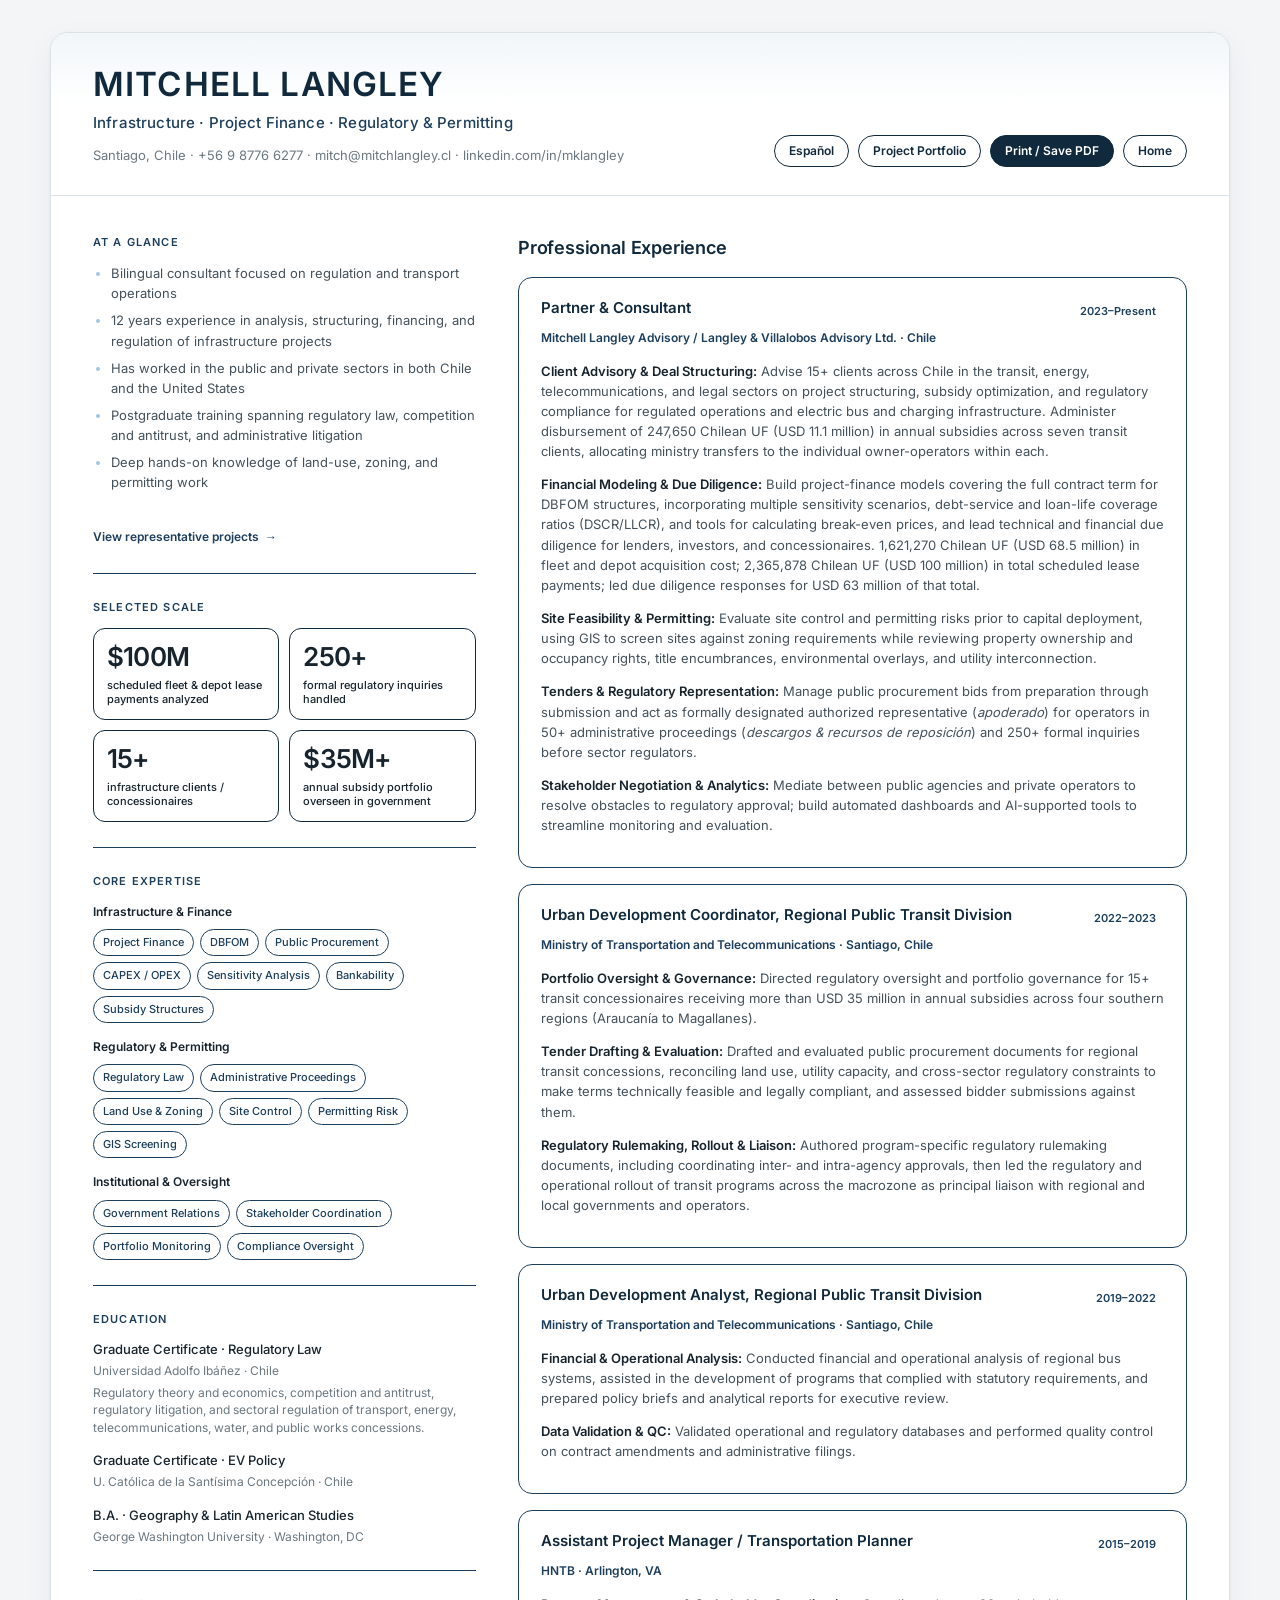
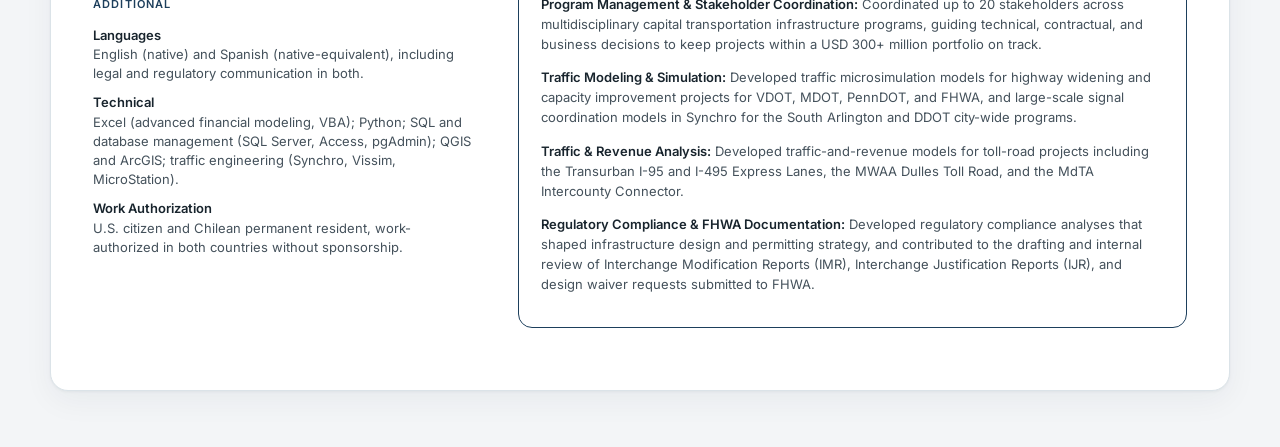
<file: cv_eng.html>
<!DOCTYPE html>
<html lang="en">
<head>
<meta charset="UTF-8">
<meta name="viewport" content="width=device-width, initial-scale=1.0">
<title>Mitchell Langley · CV</title>
<link href="cv.css" rel="stylesheet">
</head>
<body>
<div class="page">
  <header class="doc-head">
    <div>
      <h1 class="doc-name">Mitchell Langley</h1>
      <div class="doc-role">Infrastructure · Project Finance · Regulatory &amp; Permitting</div>
      <div class="doc-contact">Santiago, Chile · <a href="tel:+56987766277">+56 9 8776 6277</a> · <a href="mailto:mitch@mitchlangley.cl">mitch@mitchlangley.cl</a> · <a href="http://www.linkedin.com/in/mklangley">linkedin.com/in/mklangley</a></div>
    </div>
    <nav class="doc-nav" aria-label="Document navigation">
      <a href="cv_esp.html">Español</a>
      <a href="portfolio_eng.html">Project Portfolio</a>
      <button class="primary" type="button" onclick="printPDF('assets/cv_eng.pdf')">Print / Save PDF</button>
      <a href="http://www.mitchlangley.cl/index.html">Home</a>
    </nav>
  </header>

  <div class="cv-layout">
    <aside class="cv-sidebar">
      <div class="sidebar-section">
        <h2 class="section-kicker">At a glance</h2>
        <p class="summary">
          <ul>
            <li>Bilingual consultant focused on regulation and transport operations</li>
            <li>12 years experience in analysis, structuring, financing, and regulation of infrastructure projects</li>
            <li>Has worked in the public and private sectors in both Chile and the United States</li>
            <li>Postgraduate training spanning regulatory law, competition and antitrust, and administrative litigation</li>
            <li>Deep hands-on knowledge of land-use, zoning, and permitting work</li>
          </ul>
          <br>
        <a class="portfolio-link" href="portfolio_eng.html">View representative projects</a>
      </div>

      <div class="sidebar-grid">
        <section class="sidebar-section">
          <h2 class="section-kicker">Selected Scale</h2>
          <div class="metrics-grid">
            <div class="metric"><span class="metric-value">$100M</span><span class="metric-label">scheduled fleet &amp; depot lease payments analyzed</span></div>
            <div class="metric"><span class="metric-value">250+</span><span class="metric-label">formal regulatory inquiries handled</span></div>
            <div class="metric"><span class="metric-value">15+</span><span class="metric-label">infrastructure clients / concessionaires</span></div>
            <div class="metric"><span class="metric-value">$35M+</span><span class="metric-label">annual subsidy portfolio overseen in government</span></div>
          </div>
        </section>

        <section class="sidebar-section">
          <h2 class="section-kicker">Core Expertise</h2>
          <div class="skill-group">
            <p class="skill-group-title">Infrastructure &amp; Finance</p>
            <div class="skills">
              <span class="skill">Project Finance</span><span class="skill">DBFOM</span><span class="skill">Public Procurement</span><span class="skill">CAPEX / OPEX</span><span class="skill">Sensitivity Analysis</span><span class="skill">Bankability</span><span class="skill">Subsidy Structures</span>
            </div>
          </div>
          <div class="skill-group">
            <p class="skill-group-title">Regulatory &amp; Permitting</p>
            <div class="skills">
              <span class="skill">Regulatory Law</span><span class="skill">Administrative Proceedings</span><span class="skill">Land Use &amp; Zoning</span><span class="skill">Site Control</span><span class="skill">Permitting Risk</span><span class="skill">GIS Screening</span>
            </div>
          </div>
          <div class="skill-group">
            <p class="skill-group-title">Institutional &amp; Oversight</p>
            <div class="skills">
              <span class="skill">Government Relations</span><span class="skill">Stakeholder Coordination</span><span class="skill">Portfolio Monitoring</span><span class="skill">Compliance Oversight</span>
            </div>
          </div>
        </section>

        <section class="sidebar-section">
          <h2 class="section-kicker">Education</h2>
          <div class="edu"><div class="edu-deg">Graduate Certificate · Regulatory Law</div><p class="edu-desc">Universidad Adolfo Ibáñez · Chile</p><p class="edu-desc">Regulatory theory and economics, competition and antitrust, regulatory litigation, and sectoral regulation of transport, energy, telecommunications, water, and public works concessions.</p></div>
          <div class="edu"><div class="edu-deg">Graduate Certificate · EV Policy</div><p class="edu-desc">U. Católica de la Santísima Concepción · Chile</p></div>
          <div class="edu"><div class="edu-deg">B.A. · Geography &amp; Latin American Studies</div><p class="edu-desc">George Washington University · Washington, DC</p></div>
        </section>

        <section class="sidebar-section">
          <h2 class="section-kicker">Additional</h2>
          <p class="info"><strong>Languages</strong><br>English (native) and Spanish (native-equivalent), including legal and regulatory communication in both.</p>
          <p class="info"><strong>Technical</strong><br>Excel (advanced financial modeling, VBA); Python; SQL and database management (SQL Server, Access, pgAdmin); QGIS and ArcGIS; traffic engineering (Synchro, Vissim, MicroStation).</p>
          <p class="info"><strong>Work Authorization</strong><br>U.S. citizen and Chilean permanent resident, work-authorized in both countries without sponsorship.</p>
        </section>
      </div>
    </aside>

    <main class="cv-main">
      <h2 class="sec">Professional Experience</h2>

      <article class="role">
        <div class="role-hd"><span class="role-title">Partner &amp; Consultant</span><span class="role-dates">2023–Present</span></div>
        <div class="role-org">Mitchell Langley Advisory / Langley &amp; Villalobos Advisory Ltd. · Chile</div>
        <p>
          <strong>Client Advisory &amp; Deal Structuring:</strong> Advise 15+ clients across Chile in the transit, energy, telecommunications, and legal sectors on project structuring, subsidy optimization, and regulatory compliance for regulated operations and electric bus and charging infrastructure. Administer disbursement of 247,650 Chilean UF (USD 11.1 million) in annual subsidies across seven transit clients, allocating ministry transfers to the individual owner-operators within each.
        </p>
        <p>
          <strong>Financial Modeling &amp; Due Diligence:</strong> Build project-finance models covering the full contract term for DBFOM structures, incorporating multiple sensitivity scenarios, debt-service and loan-life coverage ratios (DSCR/LLCR), and tools for calculating break-even prices, and lead technical and financial due diligence for lenders, investors, and concessionaires. 1,621,270 Chilean UF (USD 68.5 million) in fleet and depot acquisition cost; 2,365,878 Chilean UF (USD 100 million) in total scheduled lease payments; led due diligence responses for USD 63 million of that total.
        </p>
        <p>
          <strong>Site Feasibility &amp; Permitting:</strong> Evaluate site control and permitting risks prior to capital deployment, using GIS to screen sites against zoning requirements while reviewing property ownership and occupancy rights, title encumbrances, environmental overlays, and utility interconnection.
        </p>
        <p>
          <strong>Tenders &amp; Regulatory Representation:</strong> Manage public procurement bids from preparation through submission and act as formally designated authorized representative (<em>apoderado</em>) for operators in 50+ administrative proceedings (<em>descargos &amp; recursos de reposición</em>) and 250+ formal inquiries before sector regulators.
        </p>
        <p>
          <strong>Stakeholder Negotiation &amp; Analytics:</strong> Mediate between public agencies and private operators to resolve obstacles to regulatory approval; build automated dashboards and AI-supported tools to streamline monitoring and evaluation.
        </p>
      </article>

      <article class="role">
        <div class="role-hd"><span class="role-title">Urban Development Coordinator, Regional Public Transit Division</span><span class="role-dates">2022–2023</span></div>
        <div class="role-org">Ministry of Transportation and Telecommunications · Santiago, Chile</div>
          <p><strong>Portfolio Oversight &amp; Governance:</strong> Directed regulatory oversight and portfolio governance for 15+ transit concessionaires receiving more than USD 35 million in annual subsidies across four southern regions (Araucanía to Magallanes).</p>
          <p><strong>Tender Drafting &amp; Evaluation:</strong> Drafted and evaluated public procurement documents for regional transit concessions, reconciling land use, utility capacity, and cross-sector regulatory constraints to make terms technically feasible and legally compliant, and assessed bidder submissions against them.</p>
          <p><strong>Regulatory Rulemaking, Rollout &amp; Liaison:</strong> Authored program-specific regulatory rulemaking documents, including coordinating inter- and intra-agency approvals, then led the regulatory and operational rollout of transit programs across the macrozone as principal liaison with regional and local governments and operators.</p>
      </article>

      <article class="role">
        <div class="role-hd"><span class="role-title">Urban Development Analyst, Regional Public Transit Division</span><span class="role-dates">2019–2022</span></div>
        <div class="role-org">Ministry of Transportation and Telecommunications · Santiago, Chile</div>
          <p><strong>Financial &amp; Operational Analysis:</strong> Conducted financial and operational analysis of regional bus systems, assisted in the development of programs that complied with statutory requirements, and prepared policy briefs and analytical reports for executive review.</p>
          <p><strong>Data Validation &amp; QC:</strong> Validated operational and regulatory databases and performed quality control on contract amendments and administrative filings.</p>
      </article>

      <article class="role">
        <div class="role-hd"><span class="role-title">Assistant Project Manager / Transportation Planner</span><span class="role-dates">2015–2019</span></div>
        <div class="role-org">HNTB · Arlington, VA</div>
          <p><strong>Program Management &amp; Stakeholder Coordination:</strong> Coordinated up to 20 stakeholders across multidisciplinary capital transportation infrastructure programs, guiding technical, contractual, and business decisions to keep projects within a USD 300+ million portfolio on track.</p>
          <p><strong>Traffic Modeling &amp; Simulation:</strong> Developed traffic microsimulation models for highway widening and capacity improvement projects for VDOT, MDOT, PennDOT, and FHWA, and large-scale signal coordination models in Synchro for the South Arlington and DDOT city-wide programs.</p>
          <p><strong>Traffic &amp; Revenue Analysis:</strong> Developed traffic-and-revenue models for toll-road projects including the Transurban I-95 and I-495 Express Lanes, the MWAA Dulles Toll Road, and the MdTA Intercounty Connector.</p>
          <p><strong>Regulatory Compliance &amp; FHWA Documentation:</strong> Developed regulatory compliance analyses that shaped infrastructure design and permitting strategy, and contributed to the drafting and internal review of Interchange Modification Reports (IMR), Interchange Justification Reports (IJR), and design waiver requests submitted to FHWA.</p>
      </article>
    </main>
  </div>
</div>
</body>
</html>
</file>
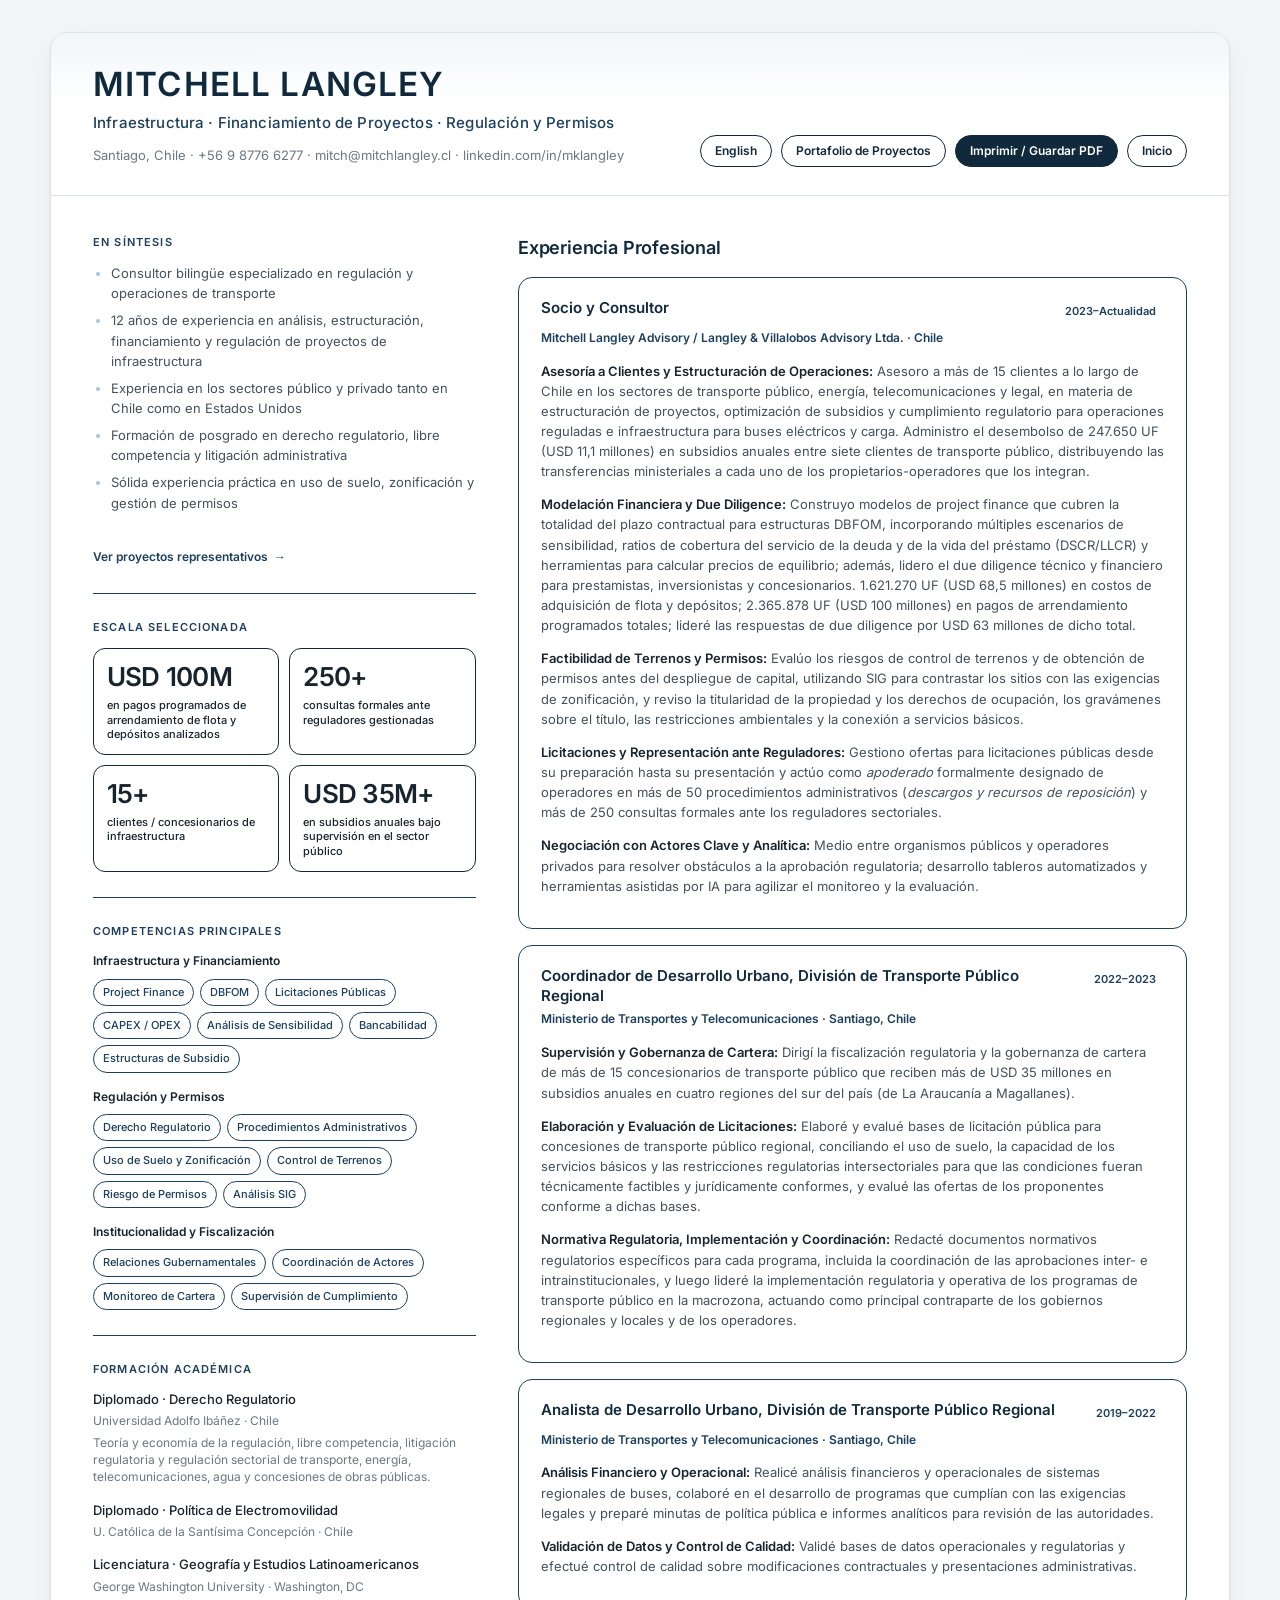
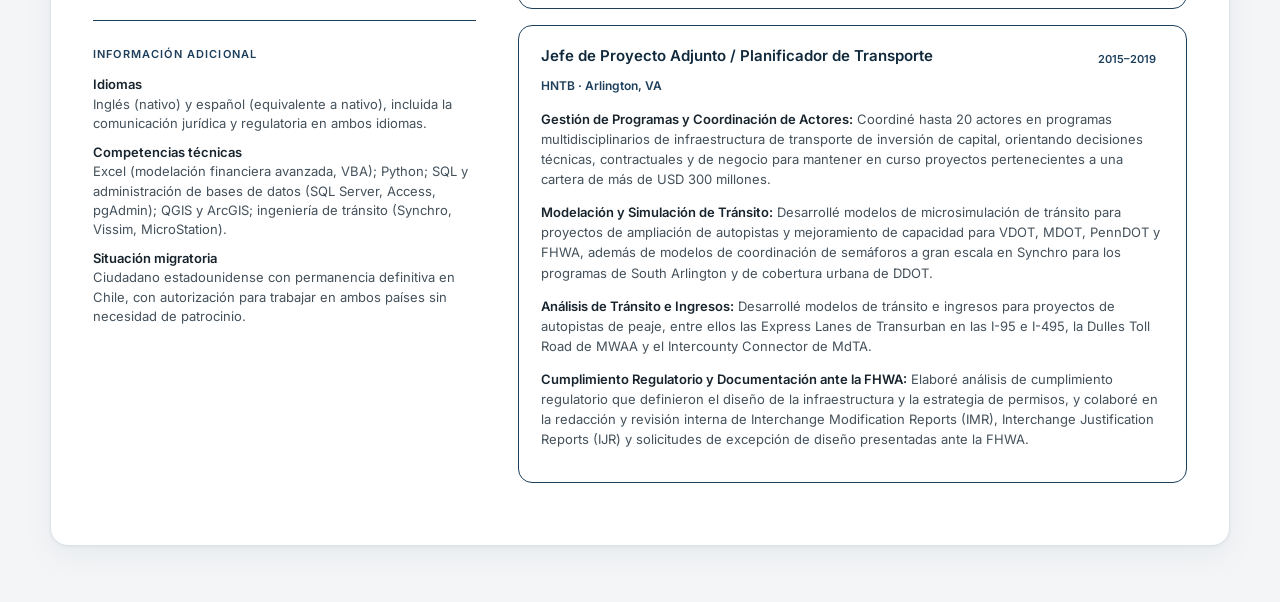
<file: cv_esp.html>
<!DOCTYPE html>
<html lang="es">
<head>
<meta charset="UTF-8">
<meta name="viewport" content="width=device-width, initial-scale=1.0">
<title>Mitchell Langley · CV</title>
<link href="cv.css" rel="stylesheet">
</head>
<body>
<div class="page">
  <header class="doc-head">
    <div>
      <h1 class="doc-name">Mitchell Langley</h1>
      <div class="doc-role">Infraestructura · Financiamiento de Proyectos · Regulación y Permisos</div>
      <div class="doc-contact">Santiago, Chile · <a href="tel:+56987766277">+56 9 8776 6277</a> · <a href="mailto:mitch@mitchlangley.cl">mitch@mitchlangley.cl</a> · <a href="http://www.linkedin.com/in/mklangley">linkedin.com/in/mklangley</a></div>
    </div>
    <nav class="doc-nav" aria-label="Navegación del documento">
      <a href="cv_eng.html">English</a>
      <a href="portfolio_esp.html">Portafolio de Proyectos</a>
      <button class="primary" type="button" onclick="printPDF('assets/cv_esp.pdf')">Imprimir / Guardar PDF</button>
      <a href="http://www.mitchlangley.cl/index.html">Inicio</a>
    </nav>
  </header>

  <div class="cv-layout">
    <aside class="cv-sidebar">
      <div class="sidebar-section">
        <h2 class="section-kicker">En síntesis</h2>
<p class="summary">
  <ul>
    <li>Consultor bilingüe especializado en regulación y operaciones de transporte</li>
    <li>12 años de experiencia en análisis, estructuración, financiamiento y regulación de proyectos de infraestructura</li>
    <li>Experiencia en los sectores público y privado tanto en Chile como en Estados Unidos</li>
    <li>Formación de posgrado en derecho regulatorio, libre competencia y litigación administrativa</li>
    <li>Sólida experiencia práctica en uso de suelo, zonificación y gestión de permisos</li>
  </ul>
  <br>
        <a class="portfolio-link" href="portfolio_esp.html">Ver proyectos representativos</a>
      </div>

      <div class="sidebar-grid">
        <section class="sidebar-section">
          <h2 class="section-kicker">Escala Seleccionada</h2>
          <div class="metrics-grid">
            <div class="metric"><span class="metric-value">USD 100M</span><span class="metric-label">en pagos programados de arrendamiento de flota y depósitos analizados</span></div>
            <div class="metric"><span class="metric-value">250+</span><span class="metric-label">consultas formales ante reguladores gestionadas</span></div>
            <div class="metric"><span class="metric-value">15+</span><span class="metric-label">clientes / concesionarios de infraestructura</span></div>
            <div class="metric"><span class="metric-value">USD 35M+</span><span class="metric-label">en subsidios anuales bajo supervisión en el sector público</span></div>
          </div>
        </section>

        <section class="sidebar-section">
          <h2 class="section-kicker">Competencias Principales</h2>
          <div class="skill-group">
            <p class="skill-group-title">Infraestructura y Financiamiento</p>
            <div class="skills">
              <span class="skill">Project Finance</span><span class="skill">DBFOM</span><span class="skill">Licitaciones Públicas</span><span class="skill">CAPEX / OPEX</span><span class="skill">Análisis de Sensibilidad</span><span class="skill">Bancabilidad</span><span class="skill">Estructuras de Subsidio</span>
            </div>
          </div>
          <div class="skill-group">
            <p class="skill-group-title">Regulación y Permisos</p>
            <div class="skills">
              <span class="skill">Derecho Regulatorio</span><span class="skill">Procedimientos Administrativos</span><span class="skill">Uso de Suelo y Zonificación</span><span class="skill">Control de Terrenos</span><span class="skill">Riesgo de Permisos</span><span class="skill">Análisis SIG</span>
            </div>
          </div>
          <div class="skill-group">
            <p class="skill-group-title">Institucionalidad y Fiscalización</p>
            <div class="skills">
              <span class="skill">Relaciones Gubernamentales</span><span class="skill">Coordinación de Actores</span><span class="skill">Monitoreo de Cartera</span><span class="skill">Supervisión de Cumplimiento</span>
            </div>
          </div>
        </section>

        <section class="sidebar-section">
          <h2 class="section-kicker">Formación Académica</h2>
          <div class="edu"><div class="edu-deg">Diplomado · Derecho Regulatorio</div><p class="edu-desc">Universidad Adolfo Ibáñez · Chile</p><p class="edu-desc">Teoría y economía de la regulación, libre competencia, litigación regulatoria y regulación sectorial de transporte, energía, telecomunicaciones, agua y concesiones de obras públicas.</p></div>
          <div class="edu"><div class="edu-deg">Diplomado · Política de Electromovilidad</div><p class="edu-desc">U. Católica de la Santísima Concepción · Chile</p></div>
          <div class="edu"><div class="edu-deg">Licenciatura · Geografía y Estudios Latinoamericanos</div><p class="edu-desc">George Washington University · Washington, DC</p></div>
        </section>

        <section class="sidebar-section">
          <h2 class="section-kicker">Información Adicional</h2>
          <p class="info"><strong>Idiomas</strong>
            <br>Inglés (nativo) y español (equivalente a nativo), incluida la comunicación jurídica y regulatoria en ambos idiomas.</p>
          <p class="info"><strong>Competencias técnicas</strong>
            <br>Excel (modelación financiera avanzada, VBA); Python; SQL y administración de bases de datos (SQL Server, Access, pgAdmin); QGIS y ArcGIS; ingeniería de tránsito (Synchro, Vissim, MicroStation).</p>
          <p class="info"><strong>Situación migratoria</strong><br>Ciudadano estadounidense con permanencia definitiva en Chile, con autorización para trabajar en ambos países sin necesidad de patrocinio.</p>
        </section>
      </div>
    </aside>

    <main class="cv-main">
      <h2 class="sec">Experiencia Profesional</h2>

      <article class="role">
        <div class="role-hd"><span class="role-title">Socio y Consultor</span><span class="role-dates">2023–Actualidad</span></div>
        <div class="role-org">Mitchell Langley Advisory / Langley &amp; Villalobos Advisory Ltda. · Chile</div>
          <p><strong>Asesoría a Clientes y Estructuración de Operaciones:</strong> Asesoro a más de 15 clientes a lo largo de Chile en los sectores de transporte público, energía, telecomunicaciones y legal, en materia de estructuración de proyectos, optimización de subsidios y cumplimiento regulatorio para operaciones reguladas e infraestructura para buses eléctricos y carga. Administro el desembolso de 247.650 UF (USD 11,1 millones) en subsidios anuales entre siete clientes de transporte público, distribuyendo las transferencias ministeriales a cada uno de los propietarios-operadores que los integran.</p>
          <p><strong>Modelación Financiera y Due Diligence:</strong> Construyo modelos de project finance que cubren la totalidad del plazo contractual para estructuras DBFOM, incorporando múltiples escenarios de sensibilidad, ratios de cobertura del servicio de la deuda y de la vida del préstamo (DSCR/LLCR) y herramientas para calcular precios de equilibrio; además, lidero el due diligence técnico y financiero para prestamistas, inversionistas y concesionarios. 1.621.270 UF (USD 68,5 millones) en costos de adquisición de flota y depósitos; 2.365.878 UF (USD 100 millones) en pagos de arrendamiento programados totales; lideré las respuestas de due diligence por USD 63 millones de dicho total.</p>
          <p><strong>Factibilidad de Terrenos y Permisos:</strong> Evalúo los riesgos de control de terrenos y de obtención de permisos antes del despliegue de capital, utilizando SIG para contrastar los sitios con las exigencias de zonificación, y reviso la titularidad de la propiedad y los derechos de ocupación, los gravámenes sobre el título, las restricciones ambientales y la conexión a servicios básicos.</p>
          <p><strong>Licitaciones y Representación ante Reguladores:</strong> Gestiono ofertas para licitaciones públicas desde su preparación hasta su presentación y actúo como <em>apoderado</em> formalmente designado de operadores en más de 50 procedimientos administrativos (<em>descargos y recursos de reposición</em>) y más de 250 consultas formales ante los reguladores sectoriales.</p>
          <p><strong>Negociación con Actores Clave y Analítica:</strong> Medio entre organismos públicos y operadores privados para resolver obstáculos a la aprobación regulatoria; desarrollo tableros automatizados y herramientas asistidas por IA para agilizar el monitoreo y la evaluación.</p>
      </article>

      <article class="role">
        <div class="role-hd"><span class="role-title">Coordinador de Desarrollo Urbano, División de Transporte Público Regional</span><span class="role-dates">2022–2023</span></div>
        <div class="role-org">Ministerio de Transportes y Telecomunicaciones · Santiago, Chile</div>
          <p><strong>Supervisión y Gobernanza de Cartera:</strong> Dirigí la fiscalización regulatoria y la gobernanza de cartera de más de 15 concesionarios de transporte público que reciben más de USD 35 millones en subsidios anuales en cuatro regiones del sur del país (de La Araucanía a Magallanes).</p>
          <p><strong>Elaboración y Evaluación de Licitaciones:</strong> Elaboré y evalué bases de licitación pública para concesiones de transporte público regional, conciliando el uso de suelo, la capacidad de los servicios básicos y las restricciones regulatorias intersectoriales para que las condiciones fueran técnicamente factibles y jurídicamente conformes, y evalué las ofertas de los proponentes conforme a dichas bases.</p>
          <p><strong>Normativa Regulatoria, Implementación y Coordinación:</strong> Redacté documentos normativos regulatorios específicos para cada programa, incluida la coordinación de las aprobaciones inter- e intrainstitucionales, y luego lideré la implementación regulatoria y operativa de los programas de transporte público en la macrozona, actuando como principal contraparte de los gobiernos regionales y locales y de los operadores.</p>
      </article>

      <article class="role">
        <div class="role-hd"><span class="role-title">Analista de Desarrollo Urbano, División de Transporte Público Regional</span><span class="role-dates">2019–2022</span></div>
        <div class="role-org">Ministerio de Transportes y Telecomunicaciones · Santiago, Chile</div>
          <p><strong>Análisis Financiero y Operacional:</strong> Realicé análisis financieros y operacionales de sistemas regionales de buses, colaboré en el desarrollo de programas que cumplían con las exigencias legales y preparé minutas de política pública e informes analíticos para revisión de las autoridades.</p>
          <p><strong>Validación de Datos y Control de Calidad:</strong> Validé bases de datos operacionales y regulatorias y efectué control de calidad sobre modificaciones contractuales y presentaciones administrativas.</p>
      </article>

      <article class="role">
        <div class="role-hd"><span class="role-title">Jefe de Proyecto Adjunto / Planificador de Transporte</span><span class="role-dates">2015–2019</span></div>
        <div class="role-org">HNTB · Arlington, VA</div>
          <p><strong>Gestión de Programas y Coordinación de Actores:</strong> Coordiné hasta 20 actores en programas multidisciplinarios de infraestructura de transporte de inversión de capital, orientando decisiones técnicas, contractuales y de negocio para mantener en curso proyectos pertenecientes a una cartera de más de USD 300 millones.</p>
          <p><strong>Modelación y Simulación de Tránsito:</strong> Desarrollé modelos de microsimulación de tránsito para proyectos de ampliación de autopistas y mejoramiento de capacidad para VDOT, MDOT, PennDOT y FHWA, además de modelos de coordinación de semáforos a gran escala en Synchro para los programas de South Arlington y de cobertura urbana de DDOT.</p>
          <p><strong>Análisis de Tránsito e Ingresos:</strong> Desarrollé modelos de tránsito e ingresos para proyectos de autopistas de peaje, entre ellos las Express Lanes de Transurban en las I-95 e I-495, la Dulles Toll Road de MWAA y el Intercounty Connector de MdTA.</p>
          <p><strong>Cumplimiento Regulatorio y Documentación ante la FHWA:</strong> Elaboré análisis de cumplimiento regulatorio que definieron el diseño de la infraestructura y la estrategia de permisos, y colaboré en la redacción y revisión interna de Interchange Modification Reports (IMR), Interchange Justification Reports (IJR) y solicitudes de excepción de diseño presentadas ante la FHWA.</p>
      </article>
    </main>
  </div>
</div>
</body>
</html>
</file>
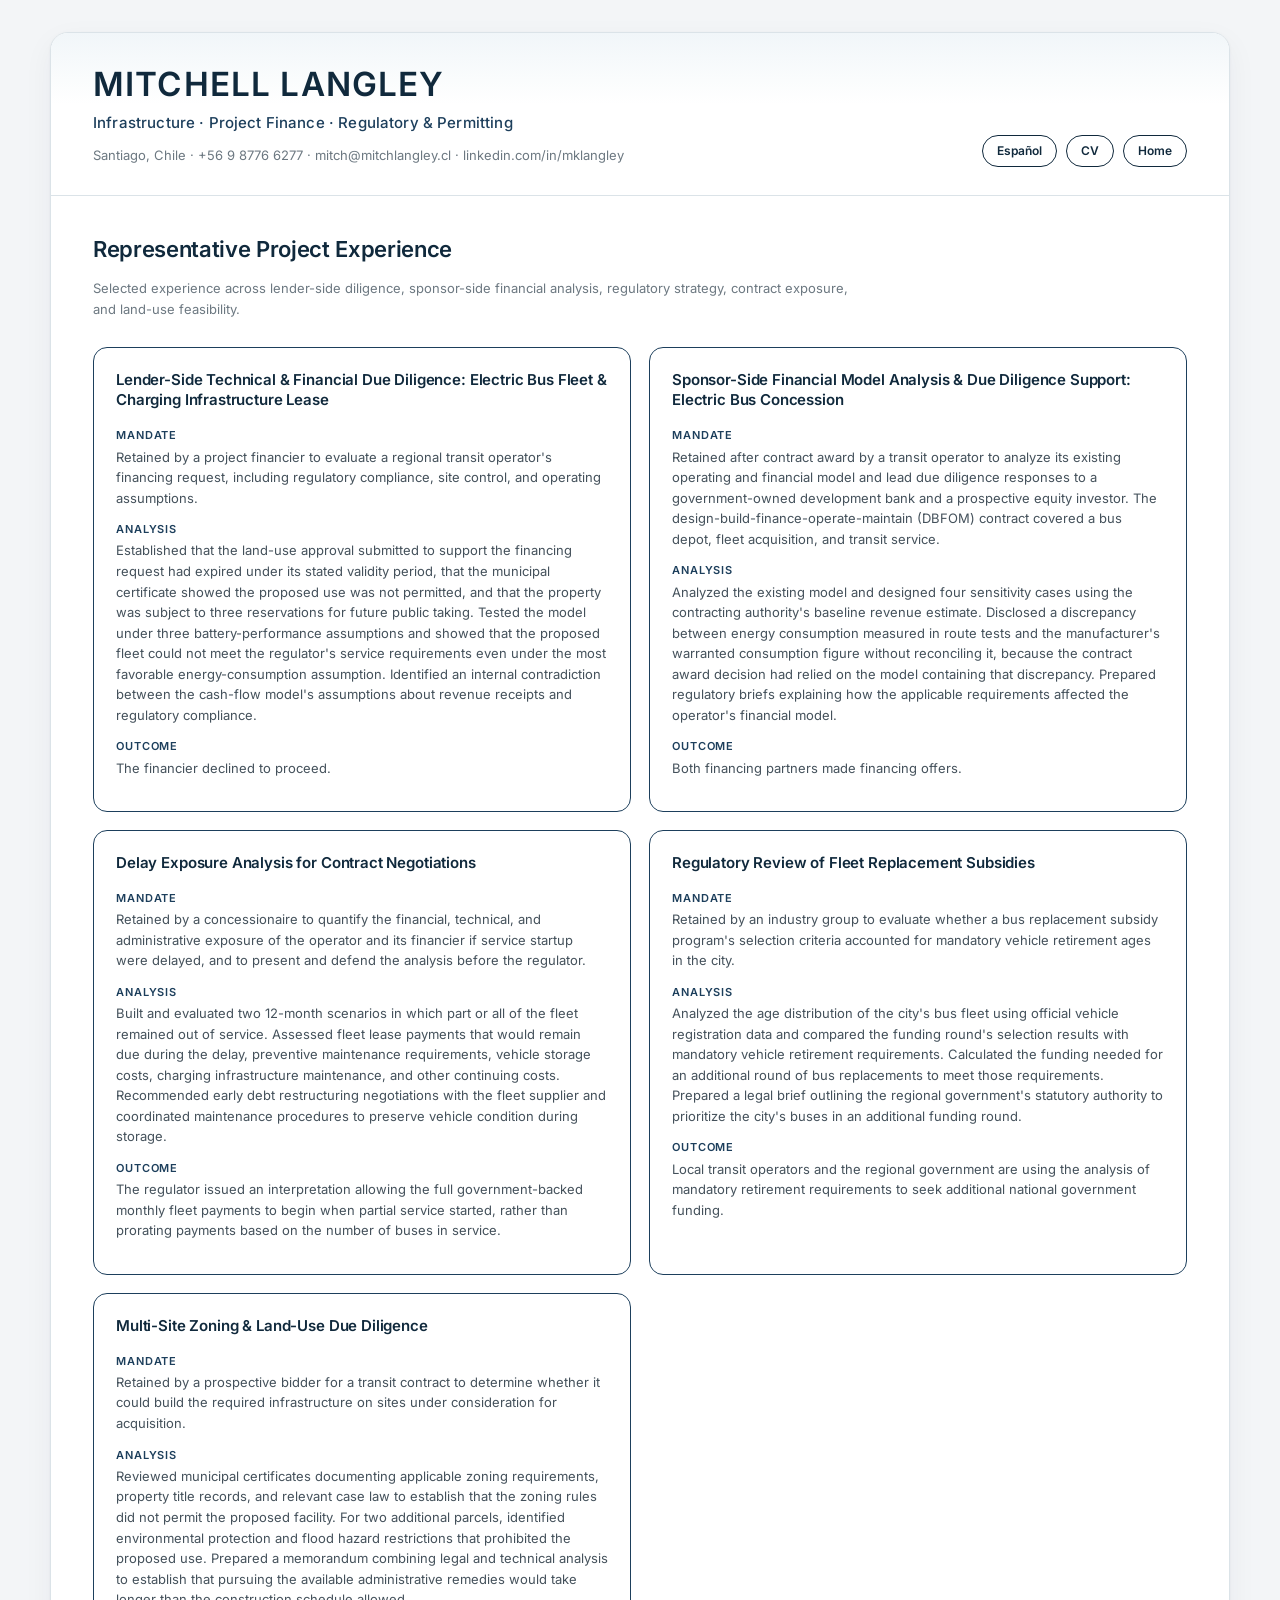
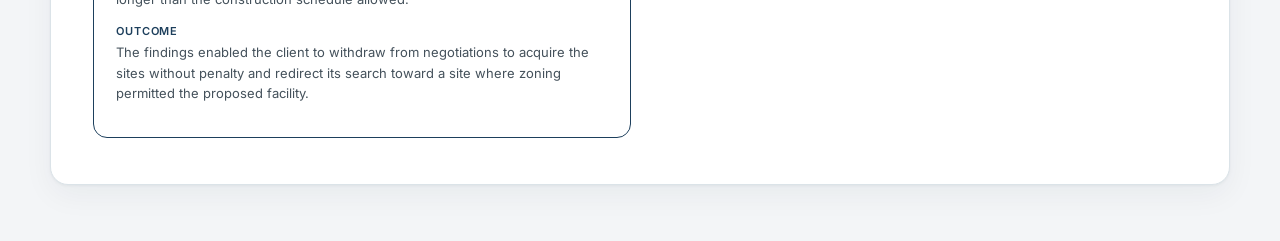
<file: portfolio_eng.html>
<!DOCTYPE html>
<html lang="en">
<head>
<meta charset="UTF-8">
<meta name="viewport" content="width=device-width, initial-scale=1.0">
<title>Mitchell Langley · Project Portfolio</title>
<link href="cv.css" rel="stylesheet">
</head>
<body>
<div class="page">
  <header class="doc-head">
    <div>
      <h1 class="doc-name">Mitchell Langley</h1>
      <div class="doc-role">Infrastructure · Project Finance · Regulatory &amp; Permitting</div>
      <div class="doc-contact">Santiago, Chile · <a href="tel:+56987766277">+56 9 8776 6277</a> · <a href="mailto:mitch@mitchlangley.cl">mitch@mitchlangley.cl</a> · <a href="http://www.linkedin.com/in/mklangley">linkedin.com/in/mklangley</a></div>
    </div>
    <nav class="doc-nav" aria-label="Document navigation">
      <a href="portfolio_esp.html">Español</a>
      <a href="cv_eng.html">CV</a>
      <a href="http://www.mitchlangley.cl">Home</a>
    </nav>
  </header>

  <main class="portfolio-shell">
    <h2 class="title">Representative Project Experience</h2>
    <p class="portfolio-intro">Selected experience across lender-side diligence, sponsor-side financial analysis, regulatory strategy, contract exposure, and land-use feasibility.</p>

    <div class="project-grid">
      <article class="project-card">
        <h2 class="sec">Lender-Side Technical &amp; Financial Due Diligence: Electric Bus Fleet &amp; Charging Infrastructure Lease</h2>
        <p class="portfolio"><strong>Mandate</strong>Retained by a project financier to evaluate a regional transit operator's financing request, including regulatory compliance, site control, and operating assumptions.</p>
        <p class="portfolio"><strong>Analysis</strong>Established that the land-use approval submitted to support the financing request had expired under its stated validity period, that the municipal certificate showed the proposed use was not permitted, and that the property was subject to three reservations for future public taking. Tested the model under three battery-performance assumptions and showed that the proposed fleet could not meet the regulator's service requirements even under the most favorable energy-consumption assumption. Identified an internal contradiction between the cash-flow model's assumptions about revenue receipts and regulatory compliance.</p>
        <p class="portfolio"><strong>Outcome</strong>The financier declined to proceed.</p>
      </article>

      <article class="project-card">
        <h2 class="sec">Sponsor-Side Financial Model Analysis &amp; Due Diligence Support: Electric Bus Concession</h2>
        <p class="portfolio"><strong>Mandate</strong>Retained after contract award by a transit operator to analyze its existing operating and financial model and lead due diligence responses to a government-owned development bank and a prospective equity investor. The design-build-finance-operate-maintain (DBFOM) contract covered a bus depot, fleet acquisition, and transit service.</p>
        <p class="portfolio"><strong>Analysis</strong>Analyzed the existing model and designed four sensitivity cases using the contracting authority's baseline revenue estimate. Disclosed a discrepancy between energy consumption measured in route tests and the manufacturer's warranted consumption figure without reconciling it, because the contract award decision had relied on the model containing that discrepancy. Prepared regulatory briefs explaining how the applicable requirements affected the operator's financial model.</p>
        <p class="portfolio"><strong>Outcome</strong>Both financing partners made financing offers.</p>
      </article>

      <article class="project-card">
        <h2 class="sec">Delay Exposure Analysis for Contract Negotiations</h2>
        <p class="portfolio"><strong>Mandate</strong>Retained by a concessionaire to quantify the financial, technical, and administrative exposure of the operator and its financier if service startup were delayed, and to present and defend the analysis before the regulator.</p>
        <p class="portfolio"><strong>Analysis</strong>Built and evaluated two 12-month scenarios in which part or all of the fleet remained out of service. Assessed fleet lease payments that would remain due during the delay, preventive maintenance requirements, vehicle storage costs, charging infrastructure maintenance, and other continuing costs. Recommended early debt restructuring negotiations with the fleet supplier and coordinated maintenance procedures to preserve vehicle condition during storage.</p>
        <p class="portfolio"><strong>Outcome</strong>The regulator issued an interpretation allowing the full government-backed monthly fleet payments to begin when partial service started, rather than prorating payments based on the number of buses in service.</p>
      </article>

      <article class="project-card">
        <h2 class="sec">Regulatory Review of Fleet Replacement Subsidies</h2>
        <p class="portfolio"><strong>Mandate</strong>Retained by an industry group to evaluate whether a bus replacement subsidy program's selection criteria accounted for mandatory vehicle retirement ages in the city.</p>
        <p class="portfolio"><strong>Analysis</strong>Analyzed the age distribution of the city's bus fleet using official vehicle registration data and compared the funding round's selection results with mandatory vehicle retirement requirements. Calculated the funding needed for an additional round of bus replacements to meet those requirements. Prepared a legal brief outlining the regional government's statutory authority to prioritize the city's buses in an additional funding round.</p>
        <p class="portfolio"><strong>Outcome</strong>Local transit operators and the regional government are using the analysis of mandatory retirement requirements to seek additional national government funding.</p>
      </article>

      <article class="project-card">
        <h2 class="sec">Multi-Site Zoning &amp; Land-Use Due Diligence</h2>
        <p class="portfolio"><strong>Mandate</strong>Retained by a prospective bidder for a transit contract to determine whether it could build the required infrastructure on sites under consideration for acquisition.</p>
        <p class="portfolio"><strong>Analysis</strong>Reviewed municipal certificates documenting applicable zoning requirements, property title records, and relevant case law to establish that the zoning rules did not permit the proposed facility. For two additional parcels, identified environmental protection and flood hazard restrictions that prohibited the proposed use. Prepared a memorandum combining legal and technical analysis to establish that pursuing the available administrative remedies would take longer than the construction schedule allowed.</p>
        <p class="portfolio"><strong>Outcome</strong>The findings enabled the client to withdraw from negotiations to acquire the sites without penalty and redirect its search toward a site where zoning permitted the proposed facility.</p>
      </article>
    </div>
  </main>
</div>
</body>
</html>
</file>
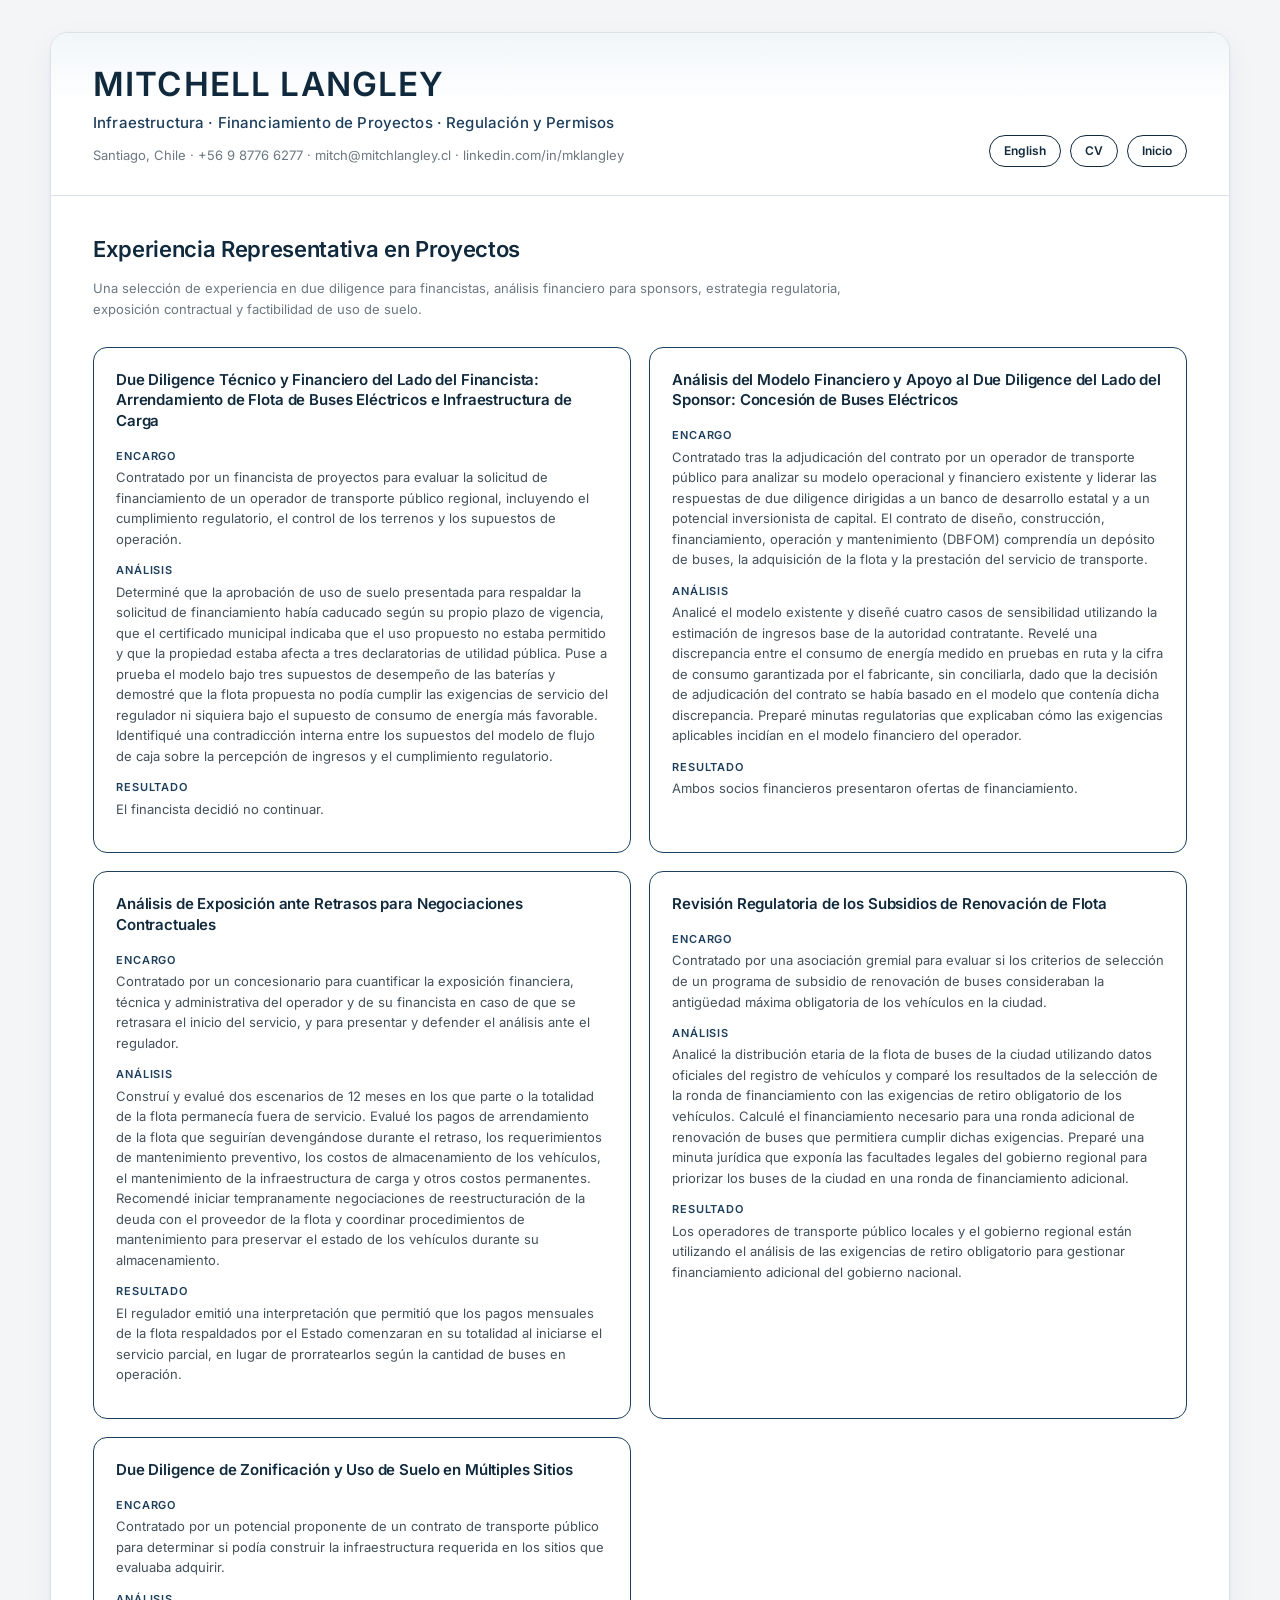
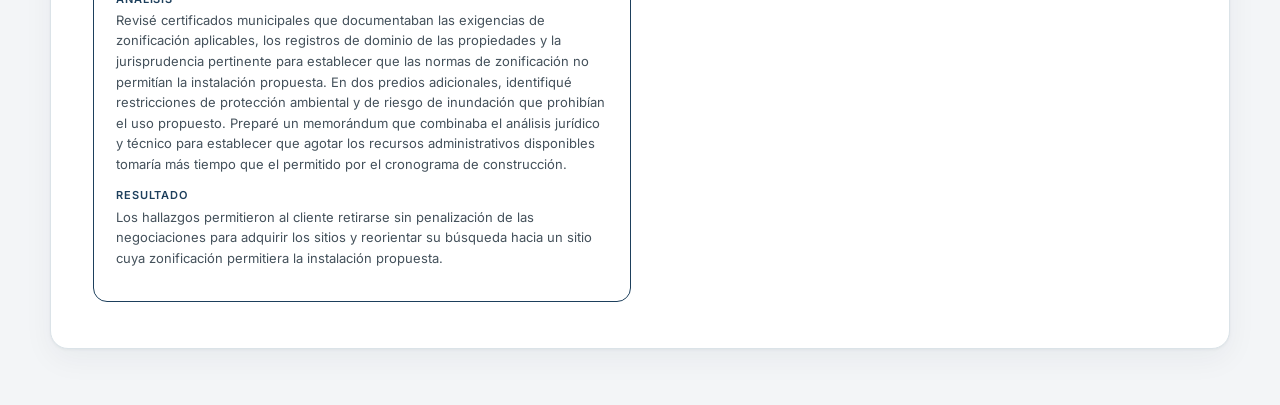
<file: portfolio_esp.html>
<!DOCTYPE html>
<html lang="es">
<head>
<meta charset="UTF-8">
<meta name="viewport" content="width=device-width, initial-scale=1.0">
<title>Mitchell Langley · Portafolio de Proyectos</title>
<link href="cv.css" rel="stylesheet">
</head>
<body>
<div class="page">
  <header class="doc-head">
    <div>
      <h1 class="doc-name">Mitchell Langley</h1>
      <div class="doc-role">Infraestructura · Financiamiento de Proyectos · Regulación y Permisos</div>
      <div class="doc-contact">Santiago, Chile · <a href="tel:+56987766277">+56 9 8776 6277</a> · <a href="mailto:mitch@mitchlangley.cl">mitch@mitchlangley.cl</a> · <a href="http://www.linkedin.com/in/mklangley">linkedin.com/in/mklangley</a></div>
    </div>
    <nav class="doc-nav" aria-label="Navegación del documento">
      <a href="portfolio_eng.html">English</a>
      <a href="cv_esp.html">CV</a>
      <a href="http://www.mitchlangley.cl">Inicio</a>
    </nav>
  </header>

  <main class="portfolio-shell">
    <h2 class="title">Experiencia Representativa en Proyectos</h2>
    <p class="portfolio-intro">Una selección de experiencia en due diligence para financistas, análisis financiero para sponsors, estrategia regulatoria, exposición contractual y factibilidad de uso de suelo.</p>

    <div class="project-grid">
      <article class="project-card">
        <h2 class="sec">Due Diligence Técnico y Financiero del Lado del Financista: Arrendamiento de Flota de Buses Eléctricos e Infraestructura de Carga</h2>
        <p class="portfolio"><strong>Encargo</strong>Contratado por un financista de proyectos para evaluar la solicitud de financiamiento de un operador de transporte público regional, incluyendo el cumplimiento regulatorio, el control de los terrenos y los supuestos de operación.</p>
        <p class="portfolio"><strong>Análisis</strong>Determiné que la aprobación de uso de suelo presentada para respaldar la solicitud de financiamiento había caducado según su propio plazo de vigencia, que el certificado municipal indicaba que el uso propuesto no estaba permitido y que la propiedad estaba afecta a tres declaratorias de utilidad pública. Puse a prueba el modelo bajo tres supuestos de desempeño de las baterías y demostré que la flota propuesta no podía cumplir las exigencias de servicio del regulador ni siquiera bajo el supuesto de consumo de energía más favorable. Identifiqué una contradicción interna entre los supuestos del modelo de flujo de caja sobre la percepción de ingresos y el cumplimiento regulatorio.</p>
        <p class="portfolio"><strong>Resultado</strong>El financista decidió no continuar.</p>
      </article>

      <article class="project-card">
        <h2 class="sec">Análisis del Modelo Financiero y Apoyo al Due Diligence del Lado del Sponsor: Concesión de Buses Eléctricos</h2>
        <p class="portfolio"><strong>Encargo</strong>Contratado tras la adjudicación del contrato por un operador de transporte público para analizar su modelo operacional y financiero existente y liderar las respuestas de due diligence dirigidas a un banco de desarrollo estatal y a un potencial inversionista de capital. El contrato de diseño, construcción, financiamiento, operación y mantenimiento (DBFOM) comprendía un depósito de buses, la adquisición de la flota y la prestación del servicio de transporte.</p>
        <p class="portfolio"><strong>Análisis</strong>Analicé el modelo existente y diseñé cuatro casos de sensibilidad utilizando la estimación de ingresos base de la autoridad contratante. Revelé una discrepancia entre el consumo de energía medido en pruebas en ruta y la cifra de consumo garantizada por el fabricante, sin conciliarla, dado que la decisión de adjudicación del contrato se había basado en el modelo que contenía dicha discrepancia. Preparé minutas regulatorias que explicaban cómo las exigencias aplicables incidían en el modelo financiero del operador.</p>
        <p class="portfolio"><strong>Resultado</strong>Ambos socios financieros presentaron ofertas de financiamiento.</p>
      </article>

      <article class="project-card">
        <h2 class="sec">Análisis de Exposición ante Retrasos para Negociaciones Contractuales</h2>
        <p class="portfolio"><strong>Encargo</strong>Contratado por un concesionario para cuantificar la exposición financiera, técnica y administrativa del operador y de su financista en caso de que se retrasara el inicio del servicio, y para presentar y defender el análisis ante el regulador.</p>
        <p class="portfolio"><strong>Análisis</strong>Construí y evalué dos escenarios de 12 meses en los que parte o la totalidad de la flota permanecía fuera de servicio. Evalué los pagos de arrendamiento de la flota que seguirían devengándose durante el retraso, los requerimientos de mantenimiento preventivo, los costos de almacenamiento de los vehículos, el mantenimiento de la infraestructura de carga y otros costos permanentes. Recomendé iniciar tempranamente negociaciones de reestructuración de la deuda con el proveedor de la flota y coordinar procedimientos de mantenimiento para preservar el estado de los vehículos durante su almacenamiento.</p>
        <p class="portfolio"><strong>Resultado</strong>El regulador emitió una interpretación que permitió que los pagos mensuales de la flota respaldados por el Estado comenzaran en su totalidad al iniciarse el servicio parcial, en lugar de prorratearlos según la cantidad de buses en operación.</p>
      </article>

      <article class="project-card">
        <h2 class="sec">Revisión Regulatoria de los Subsidios de Renovación de Flota</h2>
        <p class="portfolio"><strong>Encargo</strong>Contratado por una asociación gremial para evaluar si los criterios de selección de un programa de subsidio de renovación de buses consideraban la antigüedad máxima obligatoria de los vehículos en la ciudad.</p>
        <p class="portfolio"><strong>Análisis</strong>Analicé la distribución etaria de la flota de buses de la ciudad utilizando datos oficiales del registro de vehículos y comparé los resultados de la selección de la ronda de financiamiento con las exigencias de retiro obligatorio de los vehículos. Calculé el financiamiento necesario para una ronda adicional de renovación de buses que permitiera cumplir dichas exigencias. Preparé una minuta jurídica que exponía las facultades legales del gobierno regional para priorizar los buses de la ciudad en una ronda de financiamiento adicional.</p>
        <p class="portfolio"><strong>Resultado</strong>Los operadores de transporte público locales y el gobierno regional están utilizando el análisis de las exigencias de retiro obligatorio para gestionar financiamiento adicional del gobierno nacional.</p>
      </article>

      <article class="project-card">
        <h2 class="sec">Due Diligence de Zonificación y Uso de Suelo en Múltiples Sitios</h2>
        <p class="portfolio"><strong>Encargo</strong>Contratado por un potencial proponente de un contrato de transporte público para determinar si podía construir la infraestructura requerida en los sitios que evaluaba adquirir.</p>
        <p class="portfolio"><strong>Análisis</strong>Revisé certificados municipales que documentaban las exigencias de zonificación aplicables, los registros de dominio de las propiedades y la jurisprudencia pertinente para establecer que las normas de zonificación no permitían la instalación propuesta. En dos predios adicionales, identifiqué restricciones de protección ambiental y de riesgo de inundación que prohibían el uso propuesto. Preparé un memorándum que combinaba el análisis jurídico y técnico para establecer que agotar los recursos administrativos disponibles tomaría más tiempo que el permitido por el cronograma de construcción.</p>
        <p class="portfolio"><strong>Resultado</strong>Los hallazgos permitieron al cliente retirarse sin penalización de las negociaciones para adquirir los sitios y reorientar su búsqueda hacia un sitio cuya zonificación permitiera la instalación propuesta.</p>
      </article>
    </div>
  </main>
</div>
</body>
</html>
</file>
<file: cv.css>
@font-face{
  font-family:'Inter';
  font-style:normal;
  font-weight:100 900;
  font-display:swap;
  src:url('fonts/InterVariable.woff2') format('woff2');
}

:root{
  --navy:#10293c;
  --blue:#1d3f5c;
  --blue-hover:#285c84;
  --blue-light:#a2c5e4;
  --blue-impact: #aed6fb;
  --blue-wash:#f1f6f9;
  --primary:#1d3f5c;
  --ink:#18242d;
  --text:#44515b;
  --muted:#6c7881;
  --rule:#dbe3e8;
  --surface:#ffffff;
  --canvas:#f3f5f7;
  --shadow:0 1px 3px rgba(16,41,60,.05),0 10px 30px rgba(16,41,60,.05);
  --radius:14px;
  /* type scale — one place, whole numbers */
  --t-xxs:9px;
  --t-xs:11px;
  --t-sm:12px;
  --t-md:13px;
  --t-lg:15px;
  --t-xl:18px;
  --t-2xl:22px;
  --t-3xl:26px;
  /* weight scale — normal / medium / semibold */
  --w-normal:400;
  --w-medium:500;
  --w-semibold:600;
  --sans:'Inter',Calibri,Arial,sans-serif;
  --serif:'Cambria',Georgia,serif;
}

*{box-sizing:border-box}
html{scroll-behavior:smooth}
html,body{margin:0;padding:0;background:var(--canvas)}
body{font-family:var(--sans);color:var(--text);font-size:15px;line-height:1.58;-webkit-font-smoothing:antialiased}
a{color:var(--blue);text-decoration-color:rgba(29,63,92,.4);text-underline-offset:3px}
a:hover{color:var(--blue-hover)}

@media (prefers-reduced-motion:reduce){
  html{scroll-behavior:auto}
  *{transition-duration:.01ms!important}
}

/* =========================
   WEB SHELL + HEADER
   ========================= */
.page{
  width:min(1180px,calc(100% - 48px));
  min-height:100vh;
  margin:32px auto 56px;
  background:var(--surface);
  border:1px solid var(--rule);
  border-radius:18px;
  box-shadow:var(--shadow);
  overflow:hidden;
}

.doc-head{
  display:grid;
  grid-template-columns:minmax(0,1fr) auto;
  align-items:end;
  gap:28px;
  padding:34px 42px 28px;
  background:linear-gradient(180deg,var(--blue-wash) 0%, #fff 44%);
  border-bottom:1px solid var(--rule);
}
.doc-name{
  margin:0;
  font-size:clamp(25px,2.6vw,38px);
  line-height:1.04;
  letter-spacing:.035em;
  text-transform:uppercase;
  color:var(--navy);
  font-weight:var(--w-semibold);
}
.doc-role{margin-top:9px;color:var(--blue);font-size:var(--t-lg);font-weight:var(--w-medium);letter-spacing:.01em}
.doc-contact{margin-top:11px;font-size:var(--t-md);color:var(--muted);line-height:1.65}
.doc-contact a{color:inherit;text-decoration:none}
.doc-contact a:hover{color:var(--blue)}

.doc-nav{display:flex;flex-wrap:wrap;justify-content:flex-end;gap:9px;margin:0}
.doc-nav a,.doc-nav button{
  appearance:none;
  border:1px solid var(--navy);
  background:var(--surface);
  color:var(--navy);
  border-radius:999px;
  padding:9px 14px;
  font:var(--w-semibold) 12px/1 var(--sans);
  text-decoration:none;
  cursor:pointer;
  transition:transform .18s ease,background-color .18s ease,color .18s ease,box-shadow .18s ease;
}
.doc-nav a.primary,.doc-nav button.primary{background:var(--navy);color:#fff}
.doc-nav a:hover,.doc-nav button:hover{transform:translateY(-1px);background:var(--blue-hover);border-color:var(--blue-hover);color:#fff;box-shadow:0 6px 16px rgba(16,41,60,.14)}

/* =========================
   CV LAYOUT
   ========================= */
.cv-layout{
  display:grid;
  grid-template-columns:minmax(245px,35%) minmax(0,1fr);
  gap:42px;
  padding:38px 42px 46px;
}
.cv-sidebar{align-self:start;position:sticky;top:22px}
.cv-main{min-width:0}

.section-kicker{
  margin:0 0 12px;
  color:var(--blue);
  font-size:var(--t-xs);
  font-weight:var(--w-semibold);
  letter-spacing:.105em;
  text-transform:uppercase;
}
.sidebar-section{padding:0 0 25px;margin:0 0 25px;border-bottom:1px solid var(--blue)}
.sidebar-section:last-child{border-bottom:0;margin-bottom:0;padding-bottom:0}
.summary{margin:0;font-size:var(--t-md);line-height:1.62;color:var(--text)}
.portfolio-link{display:inline-flex;align-items:center;gap:6px;margin-top:12px;font-size:var(--t-sm);font-weight:var(--w-semibold);text-decoration:none;color:var(--blue)}
.portfolio-link::after{content:'→';transition:transform .15s ease}
.portfolio-link:hover::after{transform:translateX(3px)}

.metrics-grid{display:grid;grid-template-columns:repeat(2,minmax(0,1fr));gap:10px}
.metric{
  min-height:92px;
  padding:14px 13px 12px;
  border:1px solid var(--navy);
  border-radius:12px;
  background:transparent;
}
.metric-value{display:block;color:var(--ink);font-size:var(--t-3xl);font-weight:var(--w-semibold);line-height:1.05;letter-spacing:-.03em}
.metric-label{display:block;margin-top:7px;color:var(--ink);font-size:var(--t-xs);line-height:1.35;font-weight:var(--w-medium)}

.skill-group{margin-bottom:15px}
.skill-group:last-child{margin-bottom:0}
.skill-group-title{margin:0 0 8px;color:var(--ink);font-size:var(--t-sm);font-weight:var(--w-semibold)}
.skills{display:flex;flex-wrap:wrap;gap:6px}
.skill{display:inline-flex;align-items:center;padding:6px 9px;border:1px solid var(--blue);border-radius:999px;background:transparent;color:var(--blue);font-size:var(--t-xs);font-weight:var(--w-medium);line-height:1.2}

.edu{margin:0 0 15px}
.edu:last-child{margin-bottom:0}
.edu-deg{color:var(--ink);font-size:var(--t-md);font-weight:var(--w-medium);line-height:1.4}
.edu-desc{margin:4px 0 0;color:var(--muted);font-size:var(--t-sm);line-height:1.45;font-style:normal}
.info{margin:0 0 10px;font-size:var(--t-md);line-height:1.48}
.info:last-child{margin-bottom:0}
.info strong{color:var(--ink)}

h2.sec{
  margin:0 0 15px;
  color:var(--navy);
  font-size:var(--t-xl);
  font-weight:var(--w-semibold);
  letter-spacing:-.01em;
}
.role{
  position:relative;
  margin:0 0 16px;
  padding:20px 22px 19px;
  border:1px solid var(--blue);
  border-radius:var(--radius);
  background:#fff;
}
.role-hd{display:flex;justify-content:space-between;align-items:flex-start;gap:18px}
.role-title{color:var(--navy);font-size:var(--t-lg);font-weight:var(--w-semibold);line-height:1.35}
.role-dates{flex:0 0 auto;margin-top:1px;padding:4px 8px;border-radius:999px;background:transparent;color:var(--blue);font-size:var(--t-xs);font-weight:var(--w-semibold);white-space:nowrap}
.role-org{margin:4px 0 12px;color:var(--blue);font-size:var(--t-sm);font-weight:var(--w-semibold)}
p{font-size:var(--t-md);line-height:1.55;color:var(--text)}
p strong{color:var(--ink);font-weight:var(--w-semibold)}
ul{margin:0;padding-left:18px}
li{margin:0 0 7px;font-size:var(--t-md);line-height:1.55;color:var(--text)}
li:last-child{margin-bottom:0}
li::marker{color:var(--blue-light)}
li strong{color:var(--ink);font-weight:var(--w-semibold)}

/* =========================
   PORTFOLIO
   ========================= */
.portfolio-shell{padding:36px 42px 46px}
h2.title{margin:0 0 24px;color:var(--navy);font-size:var(--t-2xl);font-weight:var(--w-semibold);letter-spacing:-.015em}
.portfolio-intro{max-width:780px;margin:-12px 0 28px;color:var(--muted);font-size:var(--t-md)}
.project-grid{display:grid;grid-template-columns:repeat(2,minmax(0,1fr));gap:18px}
.project-card{
  display:flex;
  flex-direction:column;
  min-width:0;
  padding:22px 22px 20px;
  border:1px solid var(--blue);
  border-radius:var(--radius);
  background:#fff;
}
.project-card h2.sec{margin:0 0 16px;font-size:var(--t-lg);line-height:1.38}
.project-card .portfolio{margin:0 0 13px;font-size:var(--t-md);line-height:1.58}
.project-card .portfolio strong{display:block;margin-bottom:2px;color:var(--blue);font-size:var(--t-xs);font-weight:var(--w-semibold);letter-spacing:.08em;text-transform:uppercase}
.project-card .portfolio.outcome{margin-top:auto;margin-bottom:0;padding:12px 13px;background:var(--blue-impact);border:1px solid var(--blue);border-radius:8px;color:var(--ink)}
.project-card .portfolio.outcome strong{color:var(--navy)}

/* legacy / other document classes retained */
.re{font-weight:var(--w-semibold);color:var(--navy)}
.meta{font-size:13px;color:var(--text)}
.memo-label{font-family:var(--serif);font-size:18px;font-weight:var(--w-semibold);text-transform:uppercase;color:var(--navy);text-align:center}
.memo-grid{display:grid;grid-template-columns:110px 1fr;gap:7px 16px;font-size:13px;border-bottom:1px solid var(--rule);padding-bottom:18px;margin-bottom:24px}
.memo-grid dt{font-weight:var(--w-semibold);color:var(--muted);font-size:11px;text-transform:uppercase}
.memo-grid dd{margin:0}
.note{border:1px solid var(--blue);background:var(--blue-wash);border-radius:8px;padding:14px 16px;font-size:13px;line-height:1.5;margin:16px 0}
.screen-note{max-width:920px;margin:24px auto;background:#111;color:#eee;border:1px solid var(--blue);border-radius:8px;padding:16px 20px;font-size:13px}

/* =========================
   TABLET + MOBILE
   ========================= */
@media screen and (max-width:900px){
  .page{width:min(100% - 28px,760px);margin:14px auto 32px;border-radius:14px}
  .doc-head{grid-template-columns:1fr;align-items:start;padding:28px 26px 23px;gap:18px}
  .doc-nav{justify-content:flex-start}
  .cv-layout{grid-template-columns:1fr;gap:30px;padding:30px 26px 38px}
  .cv-sidebar{position:static}
  .sidebar-grid{display:grid;grid-template-columns:repeat(2,minmax(0,1fr));gap:0 26px}
  .sidebar-section{min-width:0}
  .portfolio-shell{padding:30px 26px 38px}
  .project-grid{grid-template-columns:1fr}
}

@media screen and (max-width:600px){
  html,body{background:#fff;overflow-x:hidden}
  body{font-size:14px;-webkit-text-size-adjust:100%;text-size-adjust:100%}
  .page{width:100%;margin:0;border:0;border-radius:0;box-shadow:none}
  .doc-head{padding:24px 18px 20px}
  .doc-name{font-size:25px}
  .doc-role{font-size:var(--t-md);line-height:1.45}
  .doc-contact{font-size:var(--t-sm);line-height:1.7;overflow-wrap:anywhere}
  .doc-nav{display:grid;grid-template-columns:repeat(2,minmax(0,1fr));width:100%;gap:8px}
  .doc-nav a,.doc-nav button{display:flex;justify-content:center;align-items:center;min-height:38px;padding:8px 10px;text-align:center}
  .cv-layout,.portfolio-shell{padding:25px 18px 34px}
  .sidebar-grid{display:block}
  .metrics-grid{grid-template-columns:repeat(2,minmax(0,1fr))}
  .metric{min-height:84px}
  .role{padding:17px 16px 16px;border-radius:11px}
  .role-hd{display:block}
  .role-dates{display:inline-flex;margin-top:7px}
  .role-org{margin-top:7px}
  h2.title{font-size:20px;line-height:1.25}
  .project-card{padding:18px 16px 16px;border-radius:11px}
}

@media screen and (max-width:380px){
  .doc-nav{grid-template-columns:1fr}
  .metrics-grid{grid-template-columns:1fr 1fr}
  .metric-value{font-size:20px}
}

/* =========================
   PRINT: restrained document output
   ========================= */
@page{size:8.5in 11in;margin:10mm 16mm}
@media print{
  :root{--navy:#111;--blue:#111;--text:#444;--muted:#555;--rule:#d8dce0}
  html,body{background:#fff}
  body{font-size:10pt;line-height:1.4;-webkit-print-color-adjust:exact;print-color-adjust:exact}
  .page{width:auto;min-height:0;margin:0;border:0;border-radius:0;box-shadow:none;overflow:visible}
  .doc-head{display:block;padding:0 0 .1in;margin:0 0 .17in;text-align:center;background:#fff;border-bottom:2px solid #111}
  .doc-name{font-size:14pt;letter-spacing:.05em}
  .doc-role,.doc-contact{font-size:9pt;margin-top:.055in}
  .doc-nav{display:none!important}
  .cv-layout{display:block;padding:0}
  .cv-sidebar{position:static}
  .sidebar-grid{display:block}
  .sidebar-section{padding:0;margin:0 0 .12in;border:0}
  .section-kicker{font-size:10.5pt;letter-spacing:0;text-transform:none;margin:.13in 0 .05in;padding-bottom:.035in;border-bottom:1px solid var(--rule);color:#111}
  .summary{font-size:9.6pt;line-height:1.4}
  .portfolio-link{display:none}
  .metrics-grid{display:none}
  .skills{display:block}
  .skill-group{margin:0 0 .06in}
  .skill-group-title{font-size:9.6pt;margin:0 0 .02in}
  .skill{display:inline;padding:0;border:0;background:none;color:#444;font-size:9.3pt;font-weight:var(--w-normal)}
  .skill:not(:last-child)::after{content:' · ';}
  h2.sec{font-size:10.5pt;margin:.14in 0 .06in}
  .role{padding:0;margin:0 0 .1in;border:0;border-radius:0;box-shadow:none;page-break-inside:avoid}
  .role-title,.role-dates,.role-org,li{font-size:9.3pt}
  .role-dates{padding:0;background:none;color:#444}
  .role-org{margin:.01in 0 .035in}
  li{margin-bottom:.025in;line-height:1.38}
  .edu-deg{font-size:9.3pt}.edu-desc,.info{font-size:9pt}
  .portfolio-shell{padding:0}
  h2.title{font-size:11pt;text-align:center;margin:0 0 .16in}
  .portfolio-intro{display:none}
  .project-grid{display:block}
  .project-card{padding:0;margin:0 0 .15in;border:0;border-radius:0;box-shadow:none;page-break-inside:avoid}
  .project-card h2.sec{font-size:9.8pt;margin:0 0 .05in;border-bottom:1px solid var(--rule);padding-bottom:.03in}
  .project-card .portfolio,.project-card .portfolio.outcome{font-size:9.2pt;line-height:1.4;margin:0 0 .045in;padding:0;background:none;border:0;color:#444}
  .project-card .portfolio strong{display:inline;margin:0;color:#111;font-size:9.2pt;letter-spacing:0;text-transform:none}
  .screen-note{display:none!important}
  .break-before{break-before:page;page-break-before:always}
}
</file>
